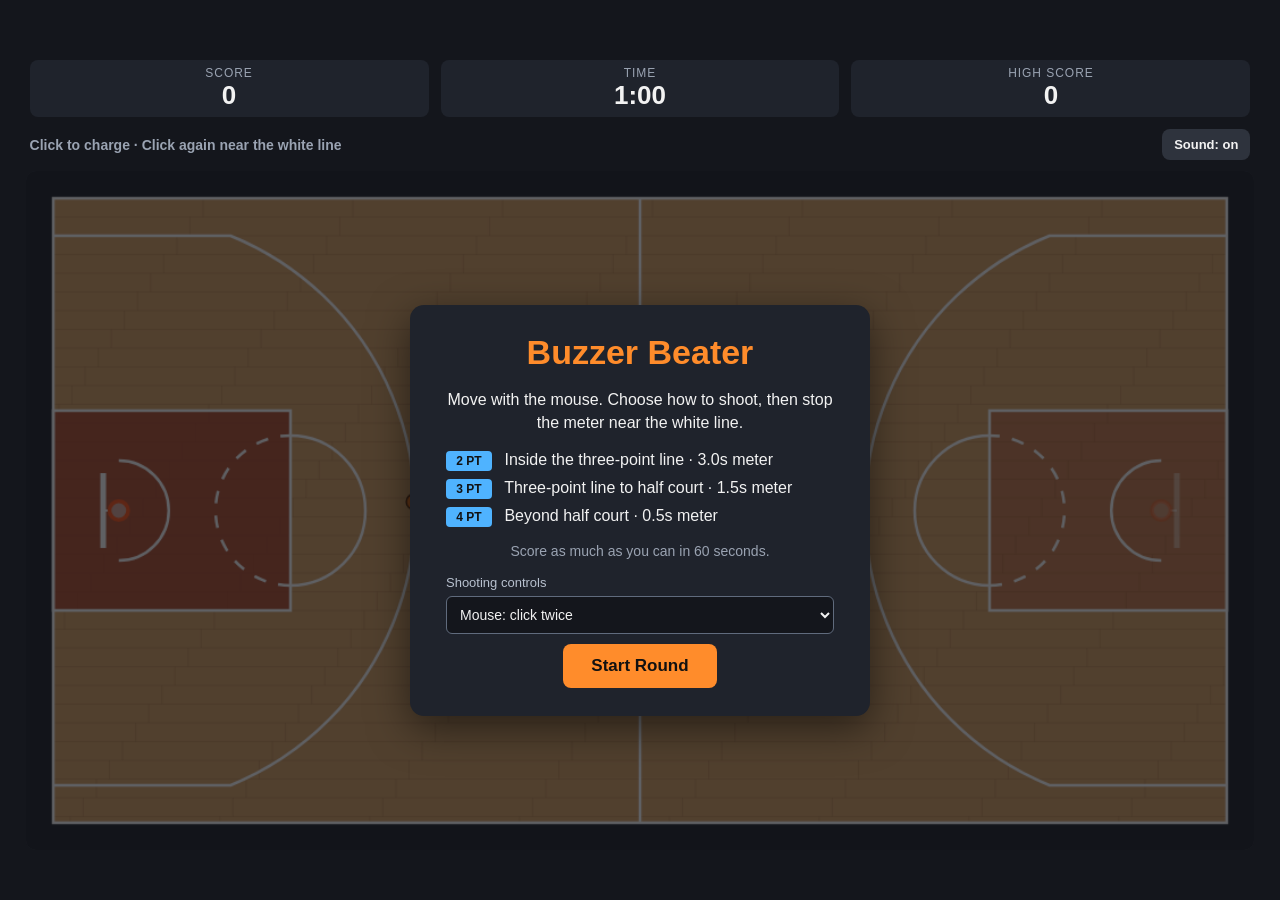
<file: index.html>
<!doctype html>
<html lang="en">
<head>
  <meta charset="utf-8">
  <meta name="viewport" content="width=device-width, initial-scale=1">
  <title>Buzzer Beater</title>
  <link rel="stylesheet" href="style.css">
</head>
<body>
  <div id="app">
    <header id="hud">
      <div class="stat"><span class="label">Score</span><span id="score">0</span></div>
      <div class="stat"><span class="label">Time</span><span id="time">1:00</span></div>
      <div class="stat"><span class="label">High Score</span><span id="high">0</span></div>
    </header>

    <div id="feedback-bar">
      <div id="shot-feedback" role="status" aria-live="polite">Shoot at the left hoop · Release near the white line</div>
      <button id="mute-button" type="button" aria-label="Mute sound" aria-pressed="false">Sound: on</button>
    </div>

    <div id="stage">
      <canvas id="court" tabindex="0" aria-label="Basketball court"></canvas>

      <div id="start-screen" class="overlay">
        <div class="card">
          <h1>Buzzer Beater</h1>
          <p>Move with the mouse. Choose how to shoot, then stop the meter near the white line.</p>
          <ul class="zones">
            <li><span class="chip">2 PT</span> Inside the three-point line &middot; 3.0s meter</li>
            <li><span class="chip">3 PT</span> Three-point line to half court &middot; 1.5s meter</li>
            <li><span class="chip">4 PT</span> Beyond half court &middot; 0.5s meter</li>
          </ul>
          <p class="small">Score as much as you can in 60 seconds.</p>
          <label class="mode-label" for="shooting-mode">Shooting controls</label>
          <select id="shooting-mode" class="mode-select">
            <option value="click">Mouse: click twice</option>
            <option value="mouse-hold">Mouse: hold and release mouse button</option>
            <option value="space-hold">Keyboard: hold and release Space</option>
          </select>
          <button id="start-button">Start Round</button>
        </div>
      </div>

      <div id="end-screen" class="overlay hidden">
        <div class="card">
          <h1>Time's Up!</h1>
          <div class="results">
            <div><span class="label">Score</span><span id="final-score">0</span></div>
            <div><span class="label">High Score</span><span id="final-high">0</span></div>
          </div>
          <label class="mode-label" for="again-shooting-mode">Shooting controls</label>
          <select id="again-shooting-mode" class="mode-select">
            <option value="click">Mouse: click twice</option>
            <option value="mouse-hold">Mouse: hold and release mouse button</option>
            <option value="space-hold">Keyboard: hold and release Space</option>
          </select>
          <button id="again-button">Play Again</button>
        </div>
      </div>
    </div>
  </div>

  <!-- Plain scripts (not ES modules) so the game opens straight from the file system.
       Order matters: each file uses the ones above it. -->
  <script src="js/constants.js"></script>
  <script src="js/court.js"></script>
  <script src="js/player.js"></script>
  <script src="js/meter.js"></script>
  <script src="js/state.js"></script>
  <script src="js/audio.js"></script>
  <script src="js/ball.js"></script>
  <script src="js/ui.js"></script>
  <script src="js/input.js"></script>
  <script src="js/main.js"></script>
</body>
</html>
</file>
<file: style.css>
* { box-sizing: border-box; }

html, body {
  margin: 0;
  height: 100%;
  background: #14161c;
  color: #f2f2f2;
  font-family: -apple-system, BlinkMacSystemFont, "Segoe UI", Roboto, sans-serif;
}

body {
  display: flex;
  align-items: center;
  justify-content: center;
}

/* Keep the court's aspect ratio (1082 x 598) while fitting the window */
#app {
  width: min(96vw, calc((100vh - 160px) * 1.8094));
}

#hud {
  display: flex;
  justify-content: space-between;
  gap: 12px;
  padding: 10px 4px;
}

.stat {
  display: flex;
  flex-direction: column;
  align-items: center;
  flex: 1;
  background: #1f232c;
  border-radius: 8px;
  padding: 6px 0;
}

.label {
  font-size: 12px;
  text-transform: uppercase;
  letter-spacing: 0.08em;
  color: #9aa3b2;
}

.stat span:last-child {
  font-size: 26px;
  font-weight: 700;
  font-variant-numeric: tabular-nums;
}

#stage {
  position: relative;
}

canvas {
  display: block;
  width: 100%;
  height: auto;
  border-radius: 10px;
  cursor: crosshair;
}

.overlay {
  position: absolute;
  inset: 0;
  display: flex;
  align-items: center;
  justify-content: center;
  background: rgba(10, 12, 16, 0.65);
  border-radius: 10px;
}

.hidden { display: none !important; }

.card {
  background: #1f232c;
  border-radius: 14px;
  padding: 28px 36px;
  max-width: 460px;
  max-height: 95%;
  overflow-y: auto;
  text-align: center;
  box-shadow: 0 12px 40px rgba(0, 0, 0, 0.5);
}

.card h1 {
  margin: 0 0 12px;
  font-size: 34px;
  color: #ff8c2b;
}

.card p { line-height: 1.45; }

.small { font-size: 14px; color: #9aa3b2; }

.zones {
  list-style: none;
  padding: 0;
  margin: 14px 0;
  text-align: left;
}

.zones li { margin: 8px 0; }

.chip {
  display: inline-block;
  width: 46px;
  text-align: center;
  font-size: 12px;
  font-weight: 700;
  padding: 3px 0;
  border-radius: 4px;
  margin-right: 8px;
  color: #111;
  background: #4fb3ff;
}

.results {
  display: flex;
  justify-content: center;
  gap: 40px;
  margin: 18px 0 8px;
}

.results div {
  display: flex;
  flex-direction: column;
}

.results span:last-child {
  font-size: 44px;
  font-weight: 800;
}

button {
  margin-top: 10px;
  background: #ff8c2b;
  color: #111;
  border: none;
  border-radius: 8px;
  padding: 12px 28px;
  font-size: 17px;
  font-weight: 700;
  cursor: pointer;
}

button:hover { background: #ffa04f; }


/* Feedback has its own space so it never hides a player or shot meter. */
#feedback-bar { display: flex; align-items: center; gap: 12px; min-height: 44px; padding: 0 4px 8px; }
#shot-feedback { flex: 1; font-size: 14px; font-weight: 700; color: #9aa3b2; }
#mute-button { flex-shrink: 0; margin: 0; padding: 8px 12px; font-size: 13px; background: #2e333d; color: #f2f2f2; }
button:focus-visible { outline: 3px solid #4fb3ff; outline-offset: 3px; }
@media (max-width: 800px), (max-height: 600px) {
  .card { max-height: 95%; overflow-y: auto; padding: 12px 18px; }
  .card h1 { font-size: 24px; margin-bottom: 6px; }
  .card p, .zones { font-size: 12px; margin: 6px 0; }
  .zones li { margin: 4px 0; }
  #shot-feedback { font-size: 12px; }
}

.mode-label { display: block; margin: 10px 0 6px; font-size: 13px; color: #b8c1cf; text-align: left; }
.mode-select { width: 100%; padding: 9px; border: 1px solid #606b7d; border-radius: 6px; background: #14161c; color: #f2f2f2; font: inherit; font-size: 14px; }
.mode-select:focus-visible, canvas:focus-visible { outline: 3px solid #4fb3ff; outline-offset: 2px; }
</file>
